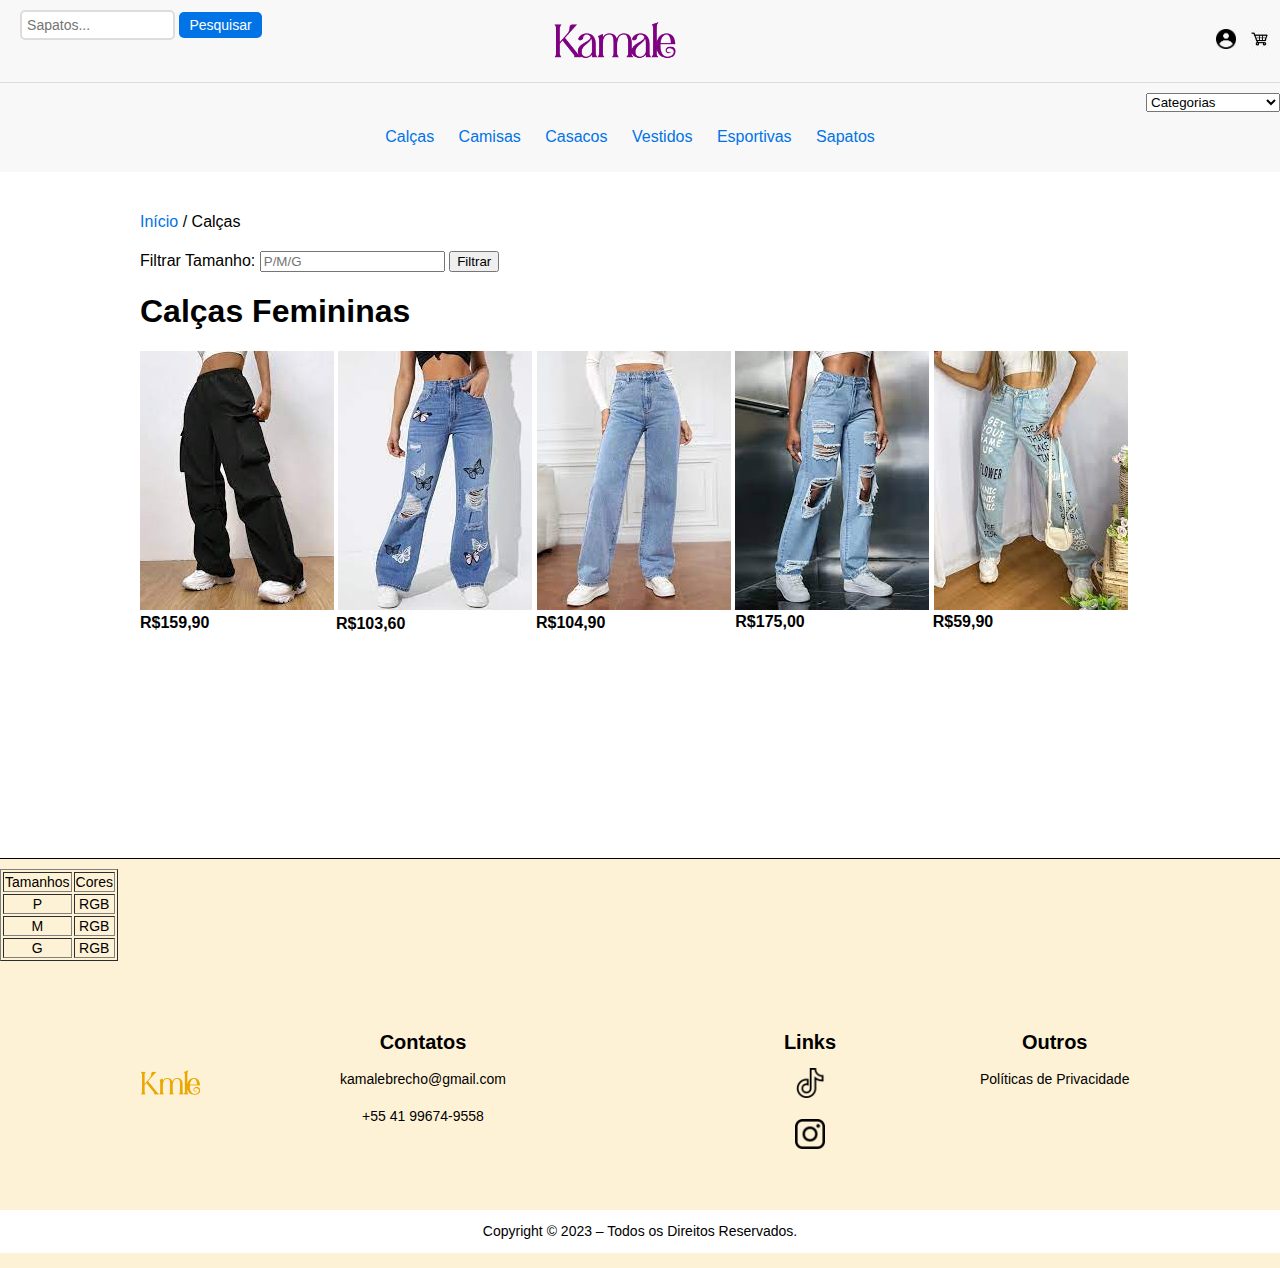
<file: html/site/index2.html>
<!DOCTYPE html>
<html lang="pt">
<head>
    <meta charset="UTF-8">
    <meta name="viewport" content="width=device-width, initial-scale=1.0">
    <title>Kamale Brechó</title>
    <link rel="stylesheet" href="wiki2.css"> <!-- Use um arquivo CSS externo para estilos mais complexos -->
    
</head>
<body>
    <header>
        <div class="top-bar">
            <div class="search-bar"> <!-- Barra de pesquisa -->
                <input type="text" class="search-input" placeholder="Sapatos..."> <!-- Barra de pesquisa tipo texto/ placeholder - exemplo de digitação -->
                <button class="search-button">Pesquisar</button>
                <h1><p><a href="index.html"><img src="logotipo roxo.png"  style="float: right;width: 150px; position: absolute ;TOP:-35px;left: 540px;"></p></h1> <!--Logo na pagina-->
            </div>
            <h1> </h1>
            <div class="account-options">
                <a href="indexlogin.html"><img src="login.png" width="20px"></a>  <!--Login a direita da pagina-->
                <a href="carrinho"><img src="carrinho.jpg" width="20px"></a> <!-- carrinho - img -->
            </div>
        </div>
    </header>
    
    <nav>
        <form>
            <select name="Categorias" > <!-- Criando categorias a serem selecionadas -->
                <option value="Categorias">Categorias</option>
                <option value="Roupas">Casacos</option>
                <option value="Promoção">Camisas</option>
                <option value="Moda">Vestidos</option>
                <option value="Novidades">Roupas Esportivas</option>
                <option value="Novidades">Calças</option>
            </select>
        </form>
        <ul> <!-- Listas de opçoes de compras -->
            <li><a href="index2.html">Calças</a></li>
            <li><a href="index3.html">Camisas</a></li>
            <li><a href="index4.html">Casacos</a></li>
            <li><a href="index5.html">Vestidos</a></li>
            <li><a href="index6.html">Esportivas</a></li>
            <li><a href="index7.html">Sapatos</a></li>
        </ul>
    </nav>
    
    <main>
        
        <aside id="FRETE">
            <div class="promo-bar"> <!-- Adicione um novo div para a barra de promoção -->    
            </div>
        
        </aside>
        
        <p><a href="index.html">Início</a> / Calças</p>
        Filtrar Tamanho: <input type="search" id="pesquisa" oninput="limpar()" placeholder="P/M/G"> 
        <button type="button" onclick="filtrar()">Filtrar</button>
        <ul id="lista">
        </ul>
        <script type="text/javascript" src="https://code.jquery.com/jquery-3.2.1.min.js"></script>
        <script type="text/javascript">
            function limpar() {
                $('#lista li').show();
            }
            function filtrar() {
                var termo = $('#pesquisa').val().toUpperCase();
                $('#lista li').each(function() { 
                   if($(this).html().toUpperCase().indexOf(termo) === -1) {
                       $(this).hide();
                   }    
                });
            }
        </script>
        <div class="femininocalcas">
        <h1>Calças Femininas</h1>
    </div>
        <article>
        </article>
      
        <section>
            <script>
                var clicks = 1;
        function ocultaForm() {
         alert('ESGOTADO!');
         if (clicks === 1) {
            console.log('Você clicou ' + clicks + ' vez na imagem!');
         } else {
            console.log('Você clicou ' + clicks + ' vezes na imagem!');
         }
            clicks++;

}
            </script>

            


            <div >
                <img src="pag2calca.jpg" class="img_1" onclick="ocultaForm()">
                <img src="pag2calca1.jpg" class="img_1">
                <img src="pag2calca3.jpg" class="img_1">
                <img src="pag2calca4.jpg"class="img_1" >
                <img src="pag2calca8.jpg"class="img_1" >
            </div>
            <div class="precoss1"><p><strong>R$159,90 </strong></p></div>
        
        
        <div class="precoss2">
            <p><strong>R$103,60</strong></p>            
        </div>
        
        <div class="precoss3">
            <p><strong>R$104,90</strong></p>            
        </div>
       
        <div class="precoss4">
            <p><strong>R$175,00</strong></p>            
        </div>
    
        <div class="precoss5">
            <p><strong>R$59,90</strong></p>            
        </div>
        
        </section>
        
    </main>
    
    
    
        
    <footer class="rodape" id="contato">
        <table border="1">
            <tr>
                <td>Tamanhos</td>
                <td>Cores</td>
            </tr>
            <tr>
                <td>P</td>
                <td>RGB</td>
            </tr>
            <tr>
                <td>M</td>
                <td>RGB</td>

            </tr>
            <tr>
                <td>G</td>
                <td>RGB</td>

            </tr>
        </table>
        <div class="rodape-div">
    
            <div class="rodape-div-1">
                <div class="rodape-div-1-coluna">
                    <!-- elemento -->
                    <p><a><img src="Marca d'agua Laranja.png" width="25%" ></a></p>
                  
                </div>
            </div>
    
            <div class="rodape-div-2">
                <div class="rodape-div-2-coluna">
                    <!-- elemento -->
                    <span><b>Contatos</b></span>
                    <p>kamalebrecho@gmail.com</p>
                    <p>+55 41 99674-9558</p>
                </div>
            </div>
    
            <div class="rodape-div-3">
                <div class="rodape-div-3-coluna">
                    <!-- elemento -->
                    <span><b>Links</b></span>
                    
                    <p><a href="https://www.tiktok.com/@kamalebrecho"><img src="tik-tok.png" width="10%"></a></p>
                    <p><a href="https://www.instagram.com/kamalebrecho/"><img src="instagram.png" width="10%"></a></p>
                </div>
            </div>
    
            <div class="rodape-div-4">
                <div class="rodape-div-4-coluna">
                    <!-- elemento -->
                    <span><b>Outros</b></span>
                    <p>Políticas de Privacidade</p>
                </div>
            </div>
    
        </div>
        <p class="rodape-direitos">Copyright © 2023 – Todos os Direitos Reservados.</p>
    </footer>
   
</body>
</html>
</file>
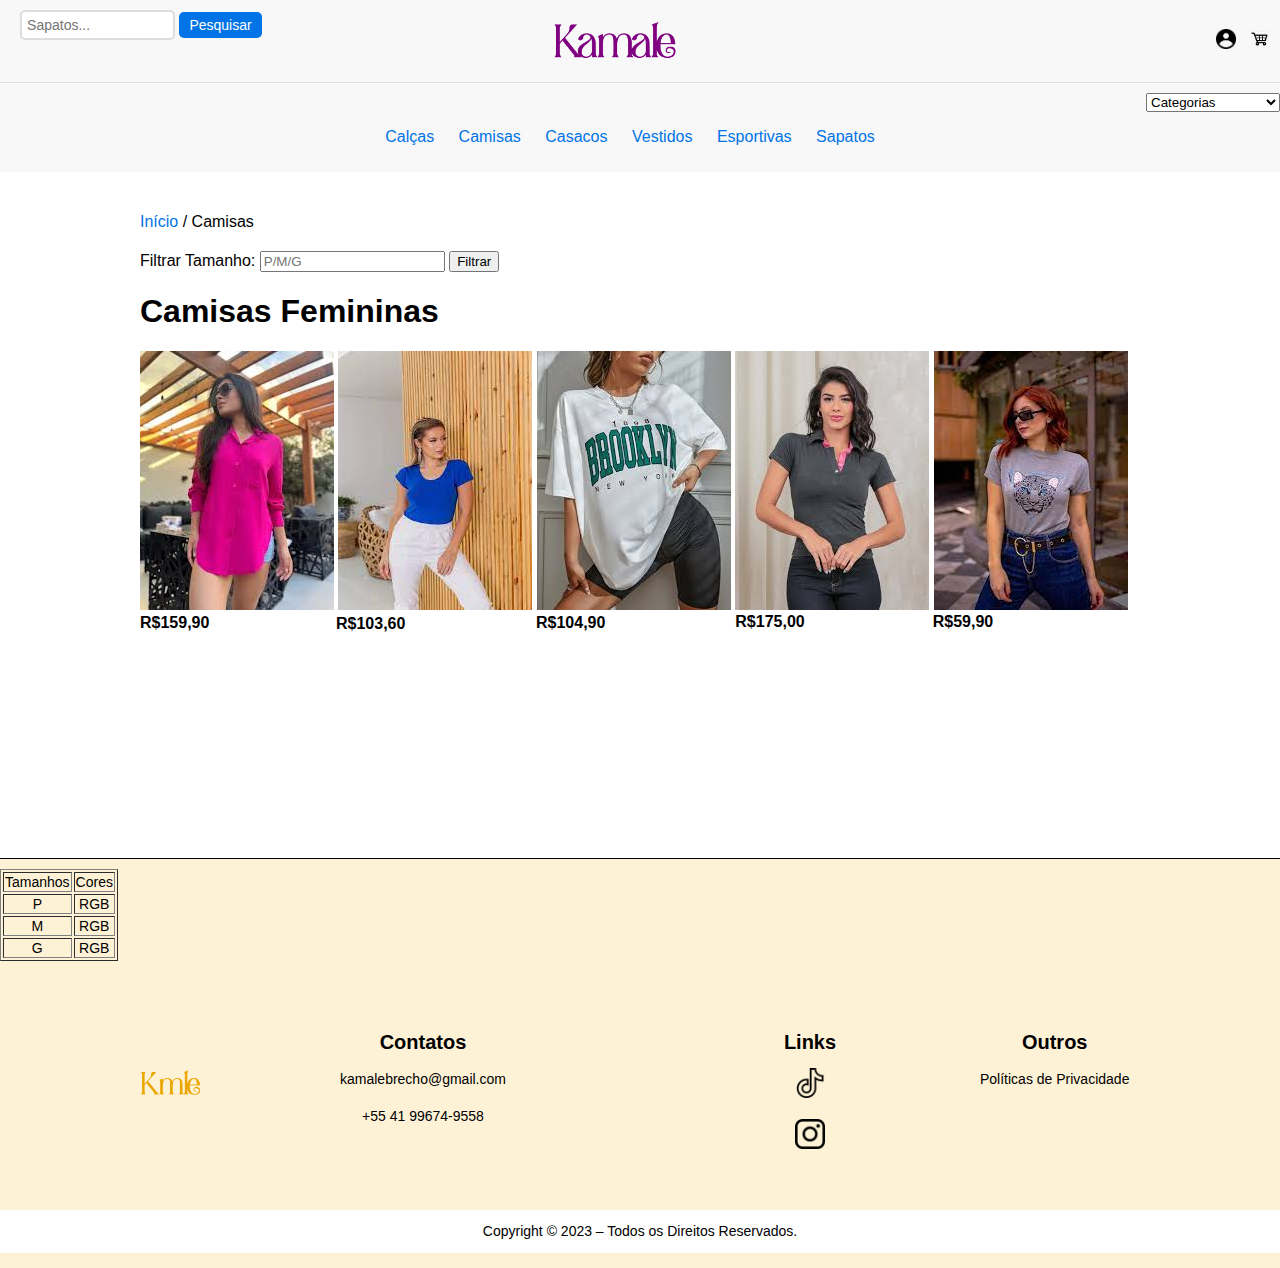
<file: html/site/index3.html>
<!DOCTYPE html>
<html lang="pt">
<head>
    <meta charset="UTF-8">
    <meta name="viewport" content="width=device-width, initial-scale=1.0">
    <title>Kamale Brechó</title>
    <link rel="stylesheet" href="wiki3.css"> <!-- Use um arquivo CSS externo para estilos mais complexos -->
    
</head>
<body>
    <header>
        <div class="top-bar">
            <div class="search-bar"> <!-- Barra de pesquisa -->
                <input type="text" class="search-input" placeholder="Sapatos..."> <!-- Barra de pesquisa tipo texto/ placeholder - exemplo de digitação -->
                <button class="search-button">Pesquisar</button>
                <h1><p><a href="index.html"><img src="logotipo roxo.png"  style="float: right;width: 150px; position: absolute ;TOP:-35px;left: 540px;"></p></h1> <!--Logo na pagina-->
            </div>
            <h1> </h1>
            <div class="account-options">
                <a href="indexlogin.html"><img src="login.png" width="20px"></a>  <!--Login a direita da pagina-->
                <a href="carrinho"><img src="carrinho.jpg" width="20px"></a> <!-- carrinho - img -->
            </div>
        </div>
    </header>
    
    <nav>
        <form>
            <select name="Categorias" > <!-- Criando categorias a serem selecionadas -->
                <option value="Categorias">Categorias</option>
                <option value="Roupas">Casacos</option>
                <option value="Promoção">Camisas</option>
                <option value="Moda">Vestidos</option>
                <option value="Novidades">Roupas Esportivas</option>
                <option value="Novidades">Calças</option>
            </select>
        </form>
        <ul> <!-- Listas de opçoes de compras -->
            <li><a href="index2.html">Calças</a></li>
            <li><a href="index3.html">Camisas</a></li>
            <li><a href="index4.html">Casacos</a></li>
            <li><a href="index5.html">Vestidos</a></li>
            <li><a href="index6.html">Esportivas</a></li>
            <li><a href="index7.html">Sapatos</a></li>
        </ul>
    </nav>
    
    <main>
        
        <aside id="FRETE">
            <div class="promo-bar"> <!-- Adicione um novo div para a barra de promoção -->    
            </div>
        
        </aside>
        
        <p><a href="index.html">Início</a> / Camisas</p>
        Filtrar Tamanho: <input type="search" id="pesquisa" oninput="limpar()" placeholder="P/M/G"> 
        <button type="button" onclick="filtrar()">Filtrar</button>
        <ul id="lista">
        </ul>
        <script type="text/javascript" src="https://code.jquery.com/jquery-3.2.1.min.js"></script>
        <script type="text/javascript">
            function limpar() {
                $('#lista li').show();
            }
            function filtrar() {
                var termo = $('#pesquisa').val().toUpperCase();
                $('#lista li').each(function() { 
                   if($(this).html().toUpperCase().indexOf(termo) === -1) {
                       $(this).hide();
                   }
                });
            }
        </script>
        <div class="femininocalcas">
        <h1>Camisas Femininas</h1>
    </div>
        <article>
        </article>
      
        <section>
            <div >
                <img src="camisas1.jpg" class="img_1">
                <img src="camisas6.jpg" class="img_1">
                <img src="camisas3.jpg" class="img_1">
                <img src="camisas4.jpg"class="img_1" >
                <img src="camisas5.jpg"class="img_1" >
            </div>
            <div class="precoss1"><p><strong>R$159,90 </strong></p></div>
        
        
        <div class="precoss2">
            <p><strong>R$103,60</strong></p>            
        </div>
        
        <div class="precoss3">
            <p><strong>R$104,90</strong></p>            
        </div>
       
        <div class="precoss4">
            <p><strong>R$175,00</strong></p>            
        </div>
    
        <div class="precoss5">
            <p><strong>R$59,90</strong></p>            
        </div>
        
        </section>
        
    </main>
    
    
    
        
    <footer class="rodape" id="contato">
        <table border="1">
            <tr>
                <td>Tamanhos</td>
                <td>Cores</td>
            </tr>
            <tr>
                <td>P</td>
                <td>RGB</td>
            </tr>
            <tr>
                <td>M</td>
                <td>RGB</td>

            </tr>
            <tr>
                <td>G</td>
                <td>RGB</td>

            </tr>
        </table>
        <div class="rodape-div">
    
            <div class="rodape-div-1">
                <div class="rodape-div-1-coluna">
                    <!-- elemento -->
                    <p><a><img src="Marca d'agua Laranja.png" width="25%" ></a></p>
                  
                </div>
            </div>
    
            <div class="rodape-div-2">
                <div class="rodape-div-2-coluna">
                    <!-- elemento -->
                    <span><b>Contatos</b></span>
                    <p>kamalebrecho@gmail.com</p>
                    <p>+55 41 99674-9558</p>
                </div>
            </div>
    
            <div class="rodape-div-3">
                <div class="rodape-div-3-coluna">
                    <!-- elemento -->
                    <span><b>Links</b></span>
                    
                    <p><a href="https://www.tiktok.com/@kamalebrecho"><img src="tik-tok.png" width="10%"></a></p>
                    <p><a href="https://www.instagram.com/kamalebrecho/"><img src="instagram.png" width="10%"></a></p>
                </div>
            </div>
    
            <div class="rodape-div-4">
                <div class="rodape-div-4-coluna">
                    <!-- elemento -->
                    <span><b>Outros</b></span>
                    <p>Políticas de Privacidade</p>
                </div>
            </div>
    
        </div>
        <p class="rodape-direitos">Copyright © 2023 – Todos os Direitos Reservados.</p>
    </footer>
   
</body>
</html>
</file>
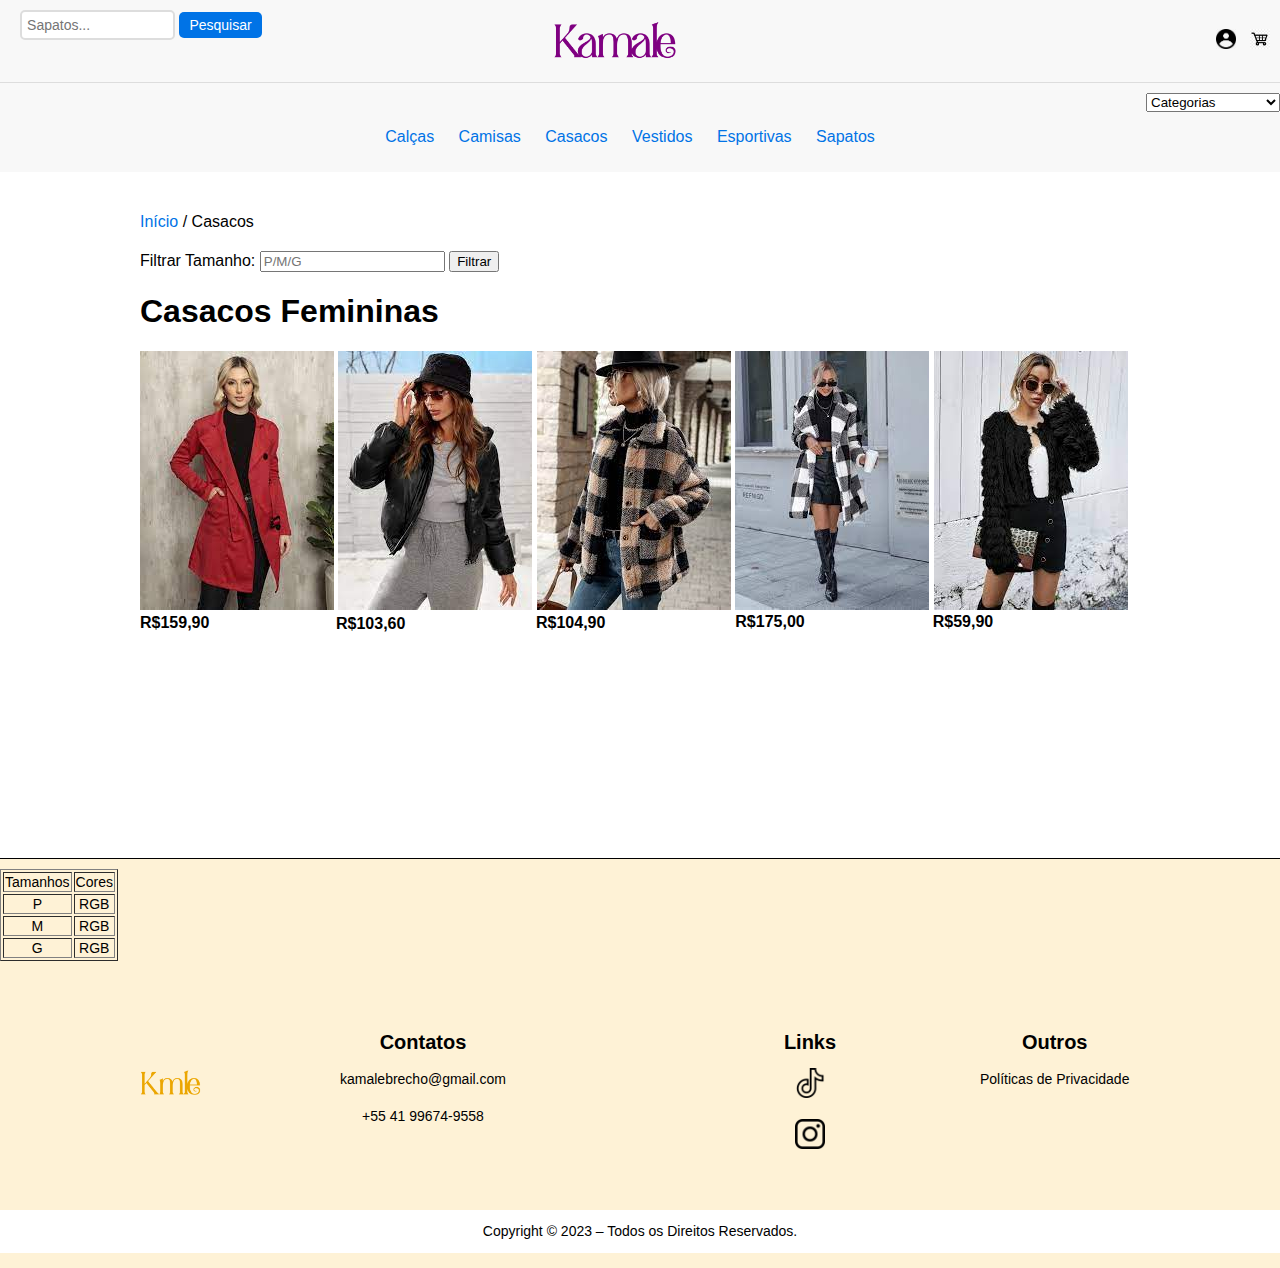
<file: html/site/index4.html>
<!DOCTYPE html>
<html lang="pt">
<head>
    <meta charset="UTF-8">
    <meta name="viewport" content="width=device-width, initial-scale=1.0">
    <title>Kamale Brechó</title>
    <link rel="stylesheet" href="wiki4.css"> <!-- Use um arquivo CSS externo para estilos mais complexos -->
    
</head>
<body>
    <header>
        <div class="top-bar">
            <div class="search-bar"> <!-- Barra de pesquisa -->
                <input type="text" class="search-input" placeholder="Sapatos..."> <!-- Barra de pesquisa tipo texto/ placeholder - exemplo de digitação -->
                <button class="search-button">Pesquisar</button>
                <h1><p><a href="index.html"><img src="logotipo roxo.png"  style="float: right;width: 150px; position: absolute ;TOP:-35px;left: 540px;"></p></h1> <!--Logo na pagina-->
            </div>
            <h1> </h1>
            <div class="account-options">
                <a href="indexlogin.html"><img src="login.png" width="20px"></a> <!--Login a direita da pagina--> <!--Login a direita da pagina-->
                <a href="carrinho"><img src="carrinho.jpg" width="20px"></a> <!-- carrinho - img -->
            </div>
        </div>
    </header>
    
    <nav>
        <form>
            <select name="Categorias" > <!-- Criando categorias a serem selecionadas -->
                <option value="Categorias">Categorias</option>
                <option value="Roupas">Casacos</option>
                <option value="Promoção">Camisas</option>
                <option value="Moda">Vestidos</option>
                <option value="Novidades">Roupas Esportivas</option>
                <option value="Novidades">Calças</option>
            </select>
        </form>
        <ul> <!-- Listas de opçoes de compras -->
            <li><a href="index2.html">Calças</a></li>
            <li><a href="index3.html">Camisas</a></li>
            <li><a href="index4.html">Casacos</a></li>
            <li><a href="index5.html">Vestidos</a></li>
            <li><a href="index6.html">Esportivas</a></li>
            <li><a href="index7.html">Sapatos</a></li>
        </ul>
    </nav>
    
    <main>
        
        <aside id="FRETE">
            <div class="promo-bar"> <!-- Adicione um novo div para a barra de promoção -->    
            </div>
        
        </aside>
        
        <p><a href="index.html">Início</a> / Casacos</p>
        Filtrar Tamanho: <input type="search" id="pesquisa" oninput="limpar()" placeholder="P/M/G"> 
        <button type="button" onclick="filtrar()">Filtrar</button>
        <ul id="lista">
        </ul>
        <script type="text/javascript" src="https://code.jquery.com/jquery-3.2.1.min.js"></script>
        <script type="text/javascript">
            function limpar() {
                $('#lista li').show();
            }
            function filtrar() {
                var termo = $('#pesquisa').val().toUpperCase();
                $('#lista li').each(function() { 
                   if($(this).html().toUpperCase().indexOf(termo) === -1) {
                       $(this).hide();
                   }
                });
            }
        </script>
        <div class="femininocalcas">
        <h1>Casacos Femininas</h1>
    </div>
        <article>
        </article>
      
        <section>
            <div >
                <img src="casa1.jpg" class="img_1">
                <img src="casa2.jpg" class="img_1">
                <img src="casa3.jpg" class="img_1">
                <img src="casa4.jpg"class="img_1" >
                <img src="casa5.jpg"class="img_1" >
            </div>
            <div class="precoss1"><p><strong>R$159,90 </strong></p></div>
        
        
        <div class="precoss2">
            <p><strong>R$103,60</strong></p>            
        </div>
        
        <div class="precoss3">
            <p><strong>R$104,90</strong></p>            
        </div>
       
        <div class="precoss4">
            <p><strong>R$175,00</strong></p>            
        </div>
    
        <div class="precoss5">
            <p><strong>R$59,90</strong></p>            
        </div>
        
        </section>
        
    </main>
    
    
    
        
    <footer class="rodape" id="contato">
        <table border="1">
            <tr>
                <td>Tamanhos</td>
                <td>Cores</td>
            </tr>
            <tr>
                <td>P</td>
                <td>RGB</td>
            </tr>
            <tr>
                <td>M</td>
                <td>RGB</td>

            </tr>
            <tr>
                <td>G</td>
                <td>RGB</td>

            </tr>
        </table>
        <div class="rodape-div">
    
            <div class="rodape-div-1">
                <div class="rodape-div-1-coluna">
                    <!-- elemento -->
                    <p><a><img src="Marca d'agua Laranja.png" width="25%" ></a></p>
                  
                </div>
            </div>
    
            <div class="rodape-div-2">
                <div class="rodape-div-2-coluna">
                    <!-- elemento -->
                    <span><b>Contatos</b></span>
                    <p>kamalebrecho@gmail.com</p>
                    <p>+55 41 99674-9558</p>
                </div>
            </div>
    
            <div class="rodape-div-3">
                <div class="rodape-div-3-coluna">
                    <!-- elemento -->
                    <span><b>Links</b></span>
                    
                    <p><a href="https://www.tiktok.com/@kamalebrecho"><img src="tik-tok.png" width="10%"></a></p>
                    <p><a href="https://www.instagram.com/kamalebrecho/"><img src="instagram.png" width="10%"></a></p>
                </div>
            </div>
    
            <div class="rodape-div-4">
                <div class="rodape-div-4-coluna">
                    <!-- elemento -->
                    <span><b>Outros</b></span>
                    <p>Políticas de Privacidade</p>
                </div>
            </div>
    
        </div>
        <p class="rodape-direitos">Copyright © 2023 – Todos os Direitos Reservados.</p>
    </footer>
   
</body>
</html>
</file>
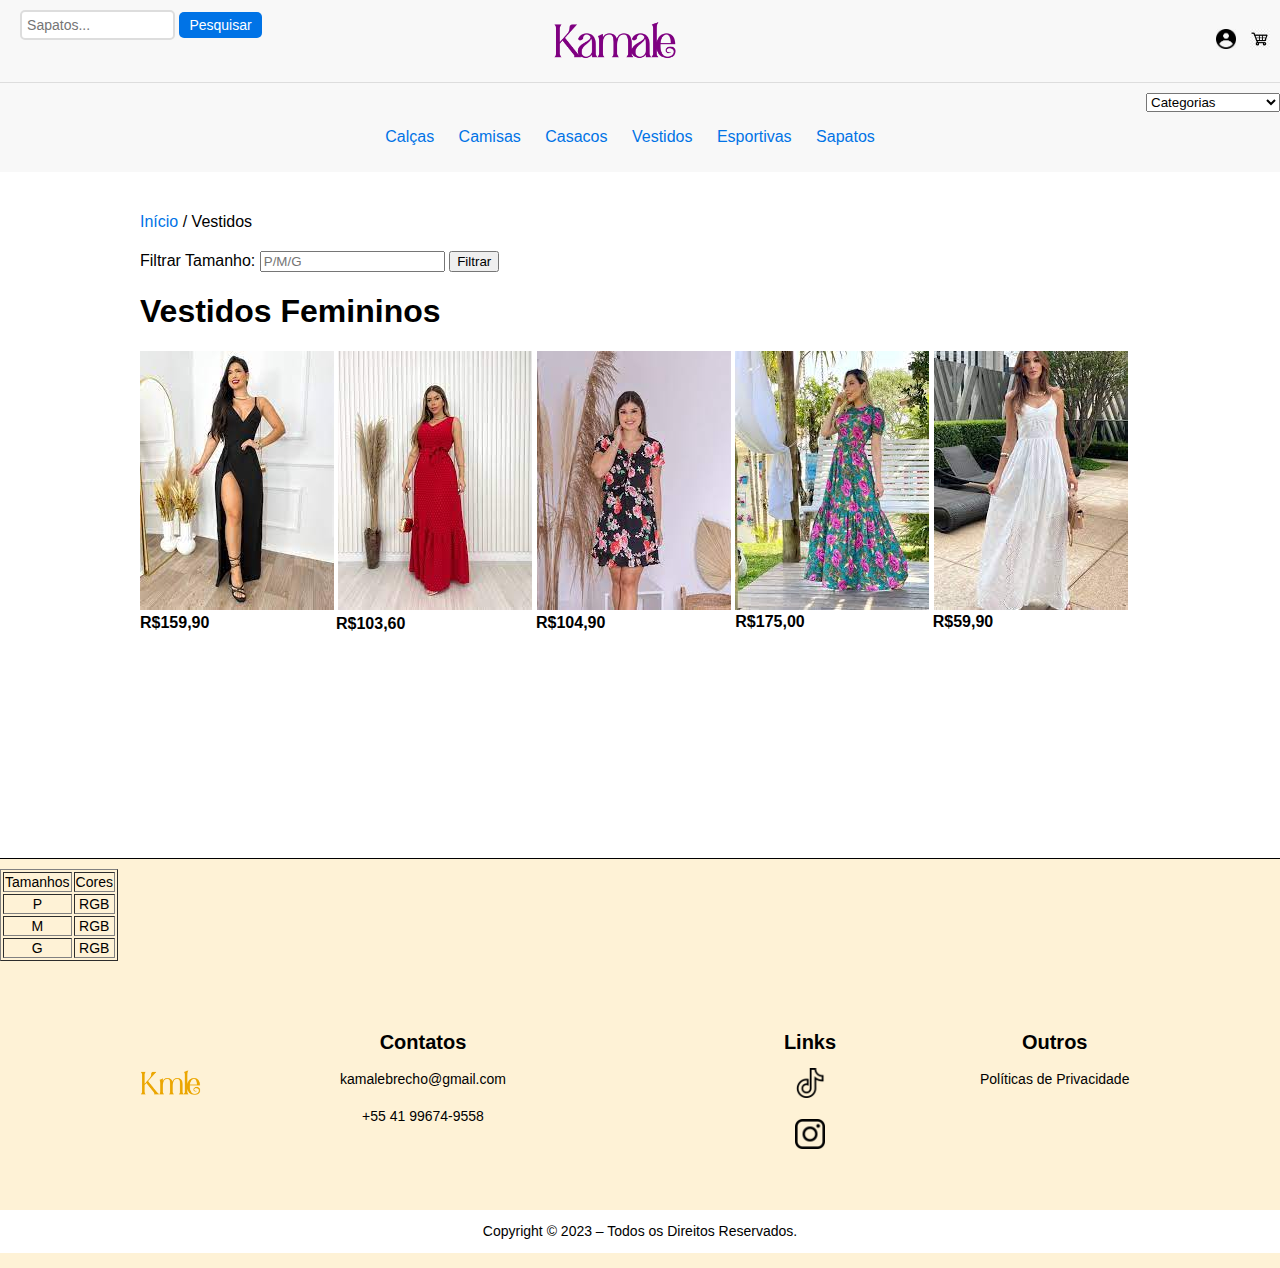
<file: html/site/index5.html>
<!DOCTYPE html>
<html lang="pt">
<head>
    <meta charset="UTF-8">
    <meta name="viewport" content="width=device-width, initial-scale=1.0">
    <title>Kamale Brechó</title>
    <link rel="stylesheet" href="wiki5.css"> <!-- Use um arquivo CSS externo para estilos mais complexos -->
    
</head>
<body>
    <header>
        <div class="top-bar">
            <div class="search-bar"> <!-- Barra de pesquisa -->
                <input type="text" class="search-input" placeholder="Sapatos..."> <!-- Barra de pesquisa tipo texto/ placeholder - exemplo de digitação -->
                <button class="search-button">Pesquisar</button>
                <h1><p><a href="index.html"><img src="logotipo roxo.png"  style="float: right;width: 150px; position: absolute ;TOP:-35px;left: 540px;"></p></h1> <!--Logo na pagina-->
            </div>
            <h1> </h1>
            <div class="account-options">
                <a href="indexlogin.html"><img src="login.png" width="20px"></a>  <!--Login a direita da pagina-->
                <a href="carrinho"><img src="carrinho.jpg" width="20px"></a> <!-- carrinho - img -->
            </div>
        </div>
    </header>
    
    <nav>
        <form>
            <select name="Categorias" > <!-- Criando categorias a serem selecionadas -->
                <option value="Categorias">Categorias</option>
                <option value="Roupas">Casacos</option>
                <option value="Promoção">Camisas</option>
                <option value="Moda">Vestidos</option>
                <option value="Novidades">Roupas Esportivas</option>
                <option value="Novidades">Calças</option>
            </select>
        </form>
        <ul> <!-- Listas de opçoes de compras -->
            <li><a href="index2.html">Calças</a></li>
            <li><a href="index3.html">Camisas</a></li>
            <li><a href="index4.html">Casacos</a></li>
            <li><a href="index5.html">Vestidos</a></li>
            <li><a href="index6.html">Esportivas</a></li>
            <li><a href="index7.html">Sapatos</a></li>
        </ul>
    </nav>
    
    <main>
        
        <aside id="FRETE">
            <div class="promo-bar"> <!-- Adicione um novo div para a barra de promoção -->    
            </div>
        
        </aside>
        
        <p><a href="index.html">Início</a> / Vestidos</p>
        Filtrar Tamanho: <input type="search" id="pesquisa" oninput="limpar()" placeholder="P/M/G"> 
        <button type="button" onclick="filtrar()">Filtrar</button>
        <ul id="lista">
        </ul>
        <script type="text/javascript" src="https://code.jquery.com/jquery-3.2.1.min.js"></script>
        <script type="text/javascript">
            function limpar() {
                $('#lista li').show();
            }
            function filtrar() {
                var termo = $('#pesquisa').val().toUpperCase();
                $('#lista li').each(function() { 
                   if($(this).html().toUpperCase().indexOf(termo) === -1) {
                       $(this).hide();
                   }
                });
            }
        </script>
        <div class="femininocalcas">
        <h1>Vestidos Femininos</h1>
    </div>
        <article>
        </article>
      
        <section>
            <div >
                <img src="vv1.jpg" class="img_1">
                <img src="vv2.jpg" class="img_1">
                <img src="vv3.jpg" class="img_1">
                <img src="vv4.jpg"class="img_1" >
                <img src="vv5.jpg"class="img_1" >
            </div>
            <div class="precoss1"><p><strong>R$159,90 </strong></p></div>
        
        
        <div class="precoss2">
            <p><strong>R$103,60</strong></p>            
        </div>
        
        <div class="precoss3">
            <p><strong>R$104,90</strong></p>            
        </div>
       
        <div class="precoss4">
            <p><strong>R$175,00</strong></p>            
        </div>
    
        <div class="precoss5">
            <p><strong>R$59,90</strong></p>            
        </div>
        
        </section>
        
    </main>
    
    
    
        
    <footer class="rodape" id="contato">
        <table border="1">
            <tr>
                <td>Tamanhos</td>
                <td>Cores</td>
            </tr>
            <tr>
                <td>P</td>
                <td>RGB</td>
            </tr>
            <tr>
                <td>M</td>
                <td>RGB</td>

            </tr>
            <tr>
                <td>G</td>
                <td>RGB</td>

            </tr>
        </table>
        <div class="rodape-div">
    
            <div class="rodape-div-1">
                <div class="rodape-div-1-coluna">
                    <!-- elemento -->
                    <p><a><img src="Marca d'agua Laranja.png" width="25%" ></a></p>
                  
                </div>
            </div>
    
            <div class="rodape-div-2">
                <div class="rodape-div-2-coluna">
                    <!-- elemento -->
                    <span><b>Contatos</b></span>
                    <p>kamalebrecho@gmail.com</p>
                    <p>+55 41 99674-9558</p>
                </div>
            </div>
    
            <div class="rodape-div-3">
                <div class="rodape-div-3-coluna">
                    <!-- elemento -->
                    <span><b>Links</b></span>
                    
                    <p><a href="https://www.tiktok.com/@kamalebrecho"><img src="tik-tok.png" width="10%"></a></p>
                    <p><a href="https://www.instagram.com/kamalebrecho/"><img src="instagram.png" width="10%"></a></p>
                </div>
            </div>
    
            <div class="rodape-div-4">
                <div class="rodape-div-4-coluna">
                    <!-- elemento -->
                    <span><b>Outros</b></span>
                    <p>Políticas de Privacidade</p>
                </div>
            </div>
    
        </div>
        <p class="rodape-direitos">Copyright © 2023 – Todos os Direitos Reservados.</p>
    </footer>
   
</body>
</html>
</file>
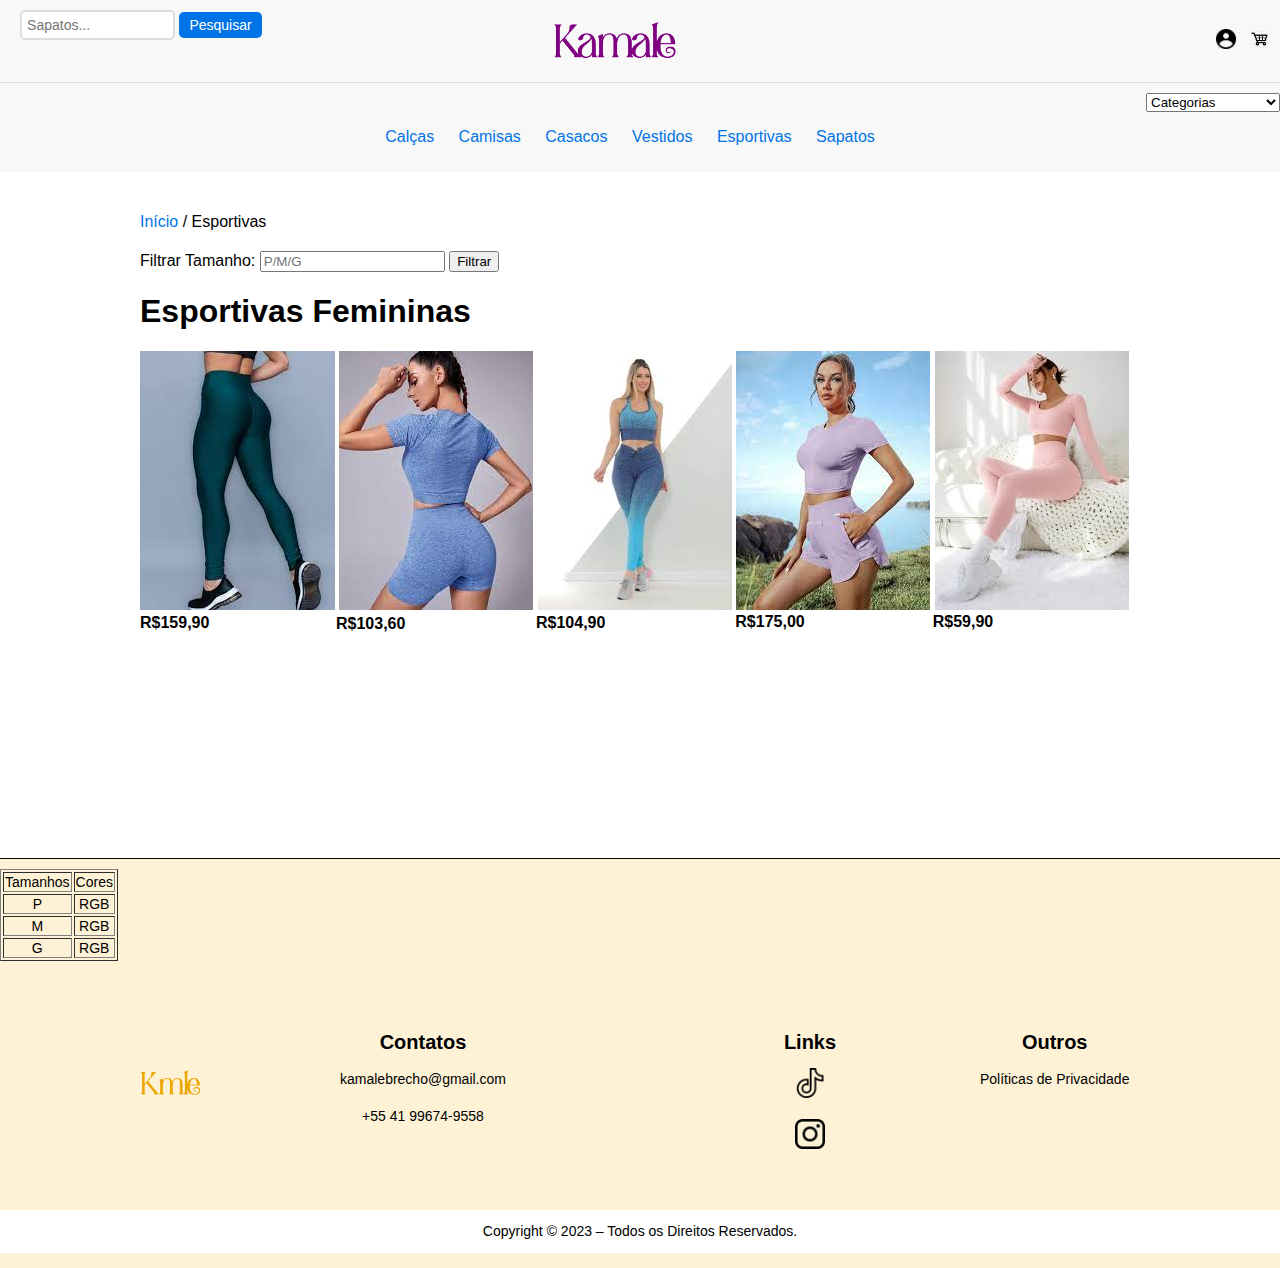
<file: html/site/index6.html>
<!DOCTYPE html>
<html lang="pt">
<head>
    <meta charset="UTF-8">
    <meta name="viewport" content="width=device-width, initial-scale=1.0">
    <title>Kamale Brechó</title>
    <link rel="stylesheet" href="wiki6.css"> <!-- Use um arquivo CSS externo para estilos mais complexos -->
    
</head>
<body>
    <header>
        <div class="top-bar">
            <div class="search-bar"> <!-- Barra de pesquisa -->
                <input type="text" class="search-input" placeholder="Sapatos..."> <!-- Barra de pesquisa tipo texto/ placeholder - exemplo de digitação -->
                <button class="search-button">Pesquisar</button>
                <h1><p><a href="index.html"><img src="logotipo roxo.png"  style="float: right;width: 150px; position: absolute ;TOP:-35px;left: 540px;"></p></h1> <!--Logo na pagina-->
            </div>
            <h1> </h1>
            <div class="account-options">
                <a href="indexlogin.html"><img src="login.png" width="20px"></a>  <!--Login a direita da pagina-->
                <a href="carrinho"><img src="carrinho.jpg" width="20px"></a> <!-- carrinho - img -->
            </div>
        </div>
    </header>
    
    <nav>
        <form>
            <select name="Categorias" > <!-- Criando categorias a serem selecionadas -->
                <option value="Categorias">Categorias</option>
                <option value="Roupas">Casacos</option>
                <option value="Promoção">Camisas</option>
                <option value="Moda">Vestidos</option>
                <option value="Novidades">Roupas Esportivas</option>
                <option value="Novidades">Calças</option>
            </select>
        </form>
        <ul> <!-- Listas de opçoes de compras -->
            <li><a href="index2.html">Calças</a></li>
            <li><a href="index3.html">Camisas</a></li>
            <li><a href="index4.html">Casacos</a></li>
            <li><a href="index5.html">Vestidos</a></li>
            <li><a href="index6.html">Esportivas</a></li>
            <li><a href="index7.html">Sapatos</a></li>
        </ul>
    </nav>
    
    <main>
        
        <aside id="FRETE">
            <div class="promo-bar"> <!-- Adicione um novo div para a barra de promoção -->    
            </div>
        
        </aside>
        
        <p><a href="index.html">Início</a> / Esportivas</p>
        Filtrar Tamanho: <input type="search" id="pesquisa" oninput="limpar()" placeholder="P/M/G"> 
        <button type="button" onclick="filtrar()">Filtrar</button>
        <ul id="lista">
        </ul>
        <script type="text/javascript" src="https://code.jquery.com/jquery-3.2.1.min.js"></script>
        <script type="text/javascript">
            function limpar() {
                $('#lista li').show();
            }
            function filtrar() {
                var termo = $('#pesquisa').val().toUpperCase();
                $('#lista li').each(function() { 
                   if($(this).html().toUpperCase().indexOf(termo) === -1) {
                       $(this).hide();
                   }
                });
            }
        </script>
        <div class="femininocalcas">
        <h1>Esportivas Femininas</h1>
    </div>
        <article>
        </article>
      
        <section>
            <div >
                <img src="lg1.jpg" class="img_1">
                <img src="lg2.jpg" class="img_1">
                <img src="lg5.jpg" class="img_1">
                <img src="lg4.jpg"class="img_1" >
                <img src="lg6.jpg"class="img_1" >
            </div>
            <div class="precoss1"><p><strong>R$159,90 </strong></p></div>
        
        
        <div class="precoss2">
            <p><strong>R$103,60</strong></p>            
        </div>
        
        <div class="precoss3">
            <p><strong>R$104,90</strong></p>            
        </div>
       
        <div class="precoss4">
            <p><strong>R$175,00</strong></p>            
        </div>
    
        <div class="precoss5">
            <p><strong>R$59,90</strong></p>            
        </div>
        
        </section>
        
    </main>
    
    
    
        
    <footer class="rodape" id="contato">
        <table border="1">
            <tr>
                <td>Tamanhos</td>
                <td>Cores</td>
            </tr>
            <tr>
                <td>P</td>
                <td>RGB</td>
            </tr>
            <tr>
                <td>M</td>
                <td>RGB</td>

            </tr>
            <tr>
                <td>G</td>
                <td>RGB</td>

            </tr>
        </table>
        <div class="rodape-div">
    
            <div class="rodape-div-1">
                <div class="rodape-div-1-coluna">
                    <!-- elemento -->
                    <p><a><img src="Marca d'agua Laranja.png" width="25%" ></a></p>
                  
                </div>
            </div>
    
            <div class="rodape-div-2">
                <div class="rodape-div-2-coluna">
                    <!-- elemento -->
                    <span><b>Contatos</b></span>
                    <p>kamalebrecho@gmail.com</p>
                    <p>+55 41 99674-9558</p>
                </div>
            </div>
    
            <div class="rodape-div-3">
                <div class="rodape-div-3-coluna">
                    <!-- elemento -->
                    <span><b>Links</b></span>
                    
                    <p><a href="https://www.tiktok.com/@kamalebrecho"><img src="tik-tok.png" width="10%"></a></p>
                    <p><a href="https://www.instagram.com/kamalebrecho/"><img src="instagram.png" width="10%"></a></p>
                </div>
            </div>
    
            <div class="rodape-div-4">
                <div class="rodape-div-4-coluna">
                    <!-- elemento -->
                    <span><b>Outros</b></span>
                    <p>Políticas de Privacidade</p>
                </div>
            </div>
    
        </div>
        <p class="rodape-direitos">Copyright © 2023 – Todos os Direitos Reservados.</p>
    </footer>
   
</body>
</html>
</file>
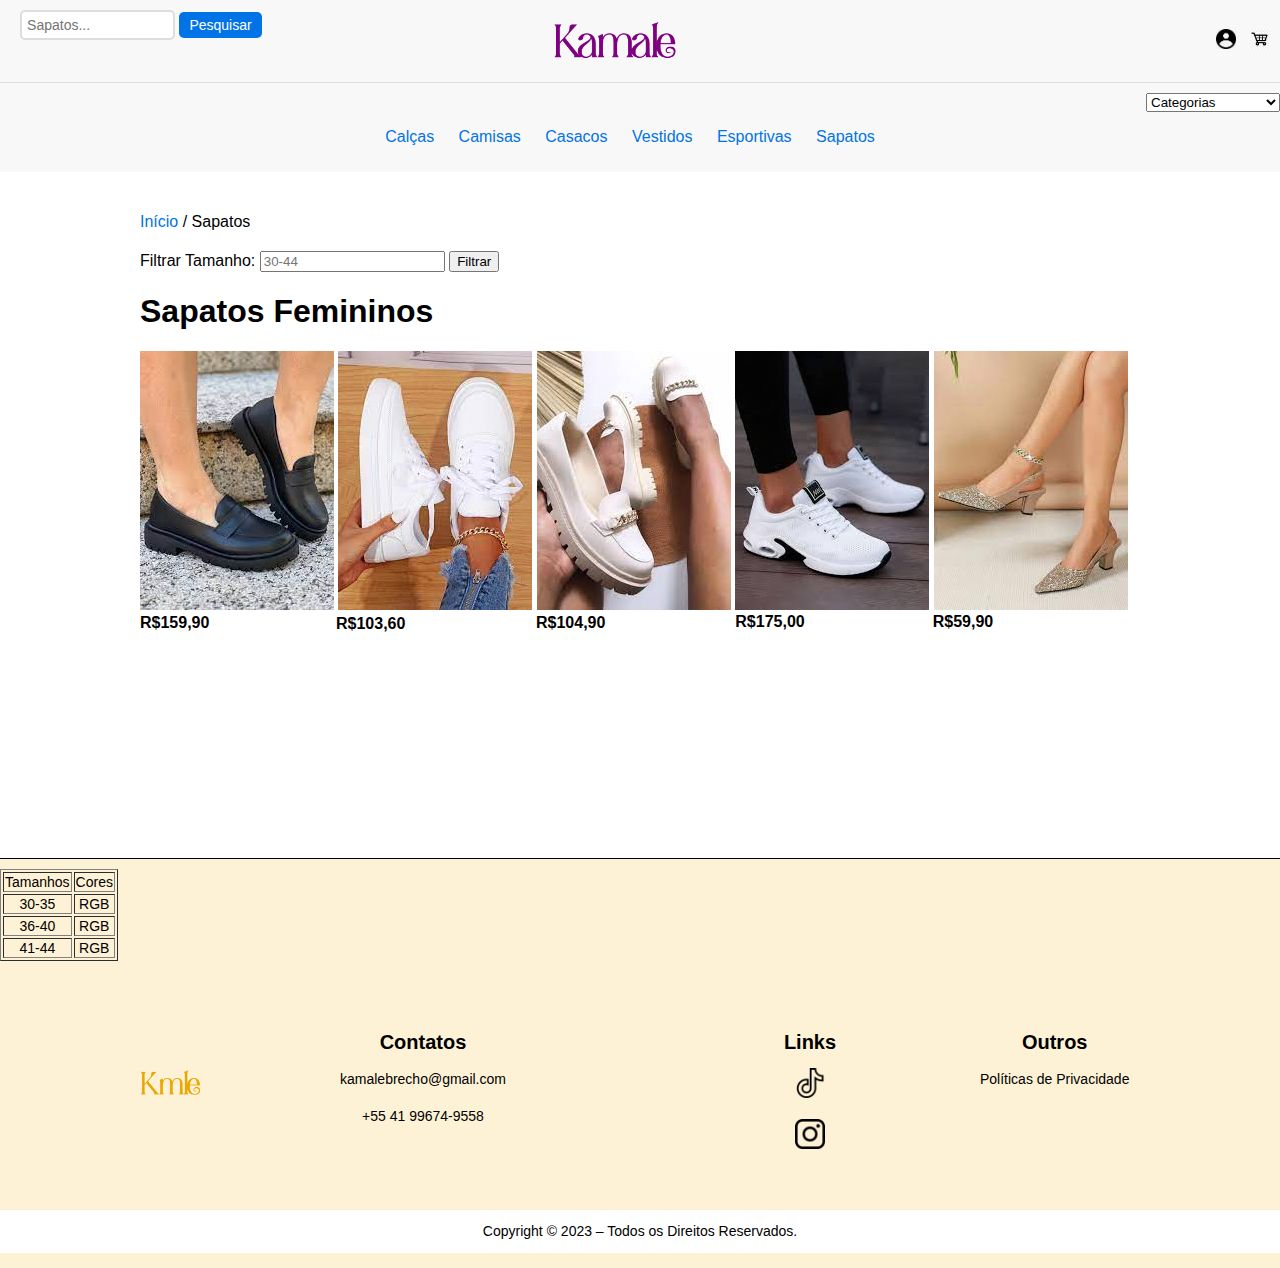
<file: html/site/index7.html>
<!DOCTYPE html>
<html lang="pt">
<head>
    <meta charset="UTF-8">
    <meta name="viewport" content="width=device-width, initial-scale=1.0">
    <title>Kamale Brechó</title>
    <link rel="stylesheet" href="wiki7.css"> <!-- Use um arquivo CSS externo para estilos mais complexos -->
    
</head>
<body>
    <header>
        <div class="top-bar">
            <div class="search-bar"> <!-- Barra de pesquisa -->
                <input type="text" class="search-input" placeholder="Sapatos..."> <!-- Barra de pesquisa tipo texto/ placeholder - exemplo de digitação -->
                <button class="search-button">Pesquisar</button>
                <h1><p><a href="index.html"><img src="logotipo roxo.png"  style="float: right;width: 150px; position: absolute ;TOP:-35px;left: 540px;"></p></h1> <!--Logo na pagina-->
            </div>
            <h1> </h1>
            <div class="account-options">
                <a href="indexlogin.html"><img src="login.png" width="20px"></a>  <!--Login a direita da pagina-->
                <a href="carrinho"><img src="carrinho.jpg" width="20px"></a> <!-- carrinho - img -->
            </div>
        </div>
    </header>
    
    <nav>
        <form>
            <select name="Categorias" > <!-- Criando categorias a serem selecionadas -->
                <option value="Categorias">Categorias</option>
                <option value="Roupas">Casacos</option>
                <option value="Promoção">Camisas</option>
                <option value="Moda">Vestidos</option>
                <option value="Novidades">Roupas Esportivas</option>
                <option value="Novidades">Calças</option>
            </select>
        </form>
        <ul> <!-- Listas de opçoes de compras -->
            <li><a href="index2.html">Calças</a></li>
            <li><a href="index3.html">Camisas</a></li>
            <li><a href="index4.html">Casacos</a></li>
            <li><a href="index5.html">Vestidos</a></li>
            <li><a href="index6.html">Esportivas</a></li>
            <li><a href="index7.html">Sapatos</a></li>
        </ul>
    </nav>
    
    <main>
        
        <aside id="FRETE">
            <div class="promo-bar"> <!-- Adicione um novo div para a barra de promoção -->    
            </div>
        
        </aside>
        
        <p><a href="index.html">Início</a> / Sapatos</p>
        Filtrar Tamanho: <input type="search" id="pesquisa" oninput="limpar()" placeholder="30-44"> 
        <button type="button" onclick="filtrar()">Filtrar</button>
        <ul id="lista">
        </ul>
        <script type="text/javascript" src="https://code.jquery.com/jquery-3.2.1.min.js"></script>
        <script type="text/javascript">
            function limpar() {
                $('#lista li').show();
            }
            function filtrar() {
                var termo = $('#pesquisa').val().toUpperCase();
                $('#lista li').each(function() { 
                   if($(this).html().toUpperCase().indexOf(termo) === -1) {
                       $(this).hide();
                   }
                });
            }
        </script>
        <div class="femininocalcas">
        <h1>Sapatos Femininos</h1>
    </div>
        <article>
        </article>
      
        <section>
            <div >
                <img src="sp5.jpg" class="img_1">
                <img src="sp2.jpg" class="img_1">
                <img src="sp3.jpg" class="img_1">
                <img src="sp6.jpg"class="img_1" >
                <img src="sp1.jpg"class="img_1" >
            </div>
            <div class="precoss1"><p><strong>R$159,90 </strong></p></div>
        
        
        <div class="precoss2">
            <p><strong>R$103,60</strong></p>            
        </div>
        
        <div class="precoss3">
            <p><strong>R$104,90</strong></p>            
        </div>
       
        <div class="precoss4">
            <p><strong>R$175,00</strong></p>            
        </div>
    
        <div class="precoss5">
            <p><strong>R$59,90</strong></p>            
        </div>
        
        </section>
        
    </main>
    
    
    
        
    <footer class="rodape" id="contato">
        <table border="1">
            <tr>
                <td>Tamanhos</td>
                <td>Cores</td>
            </tr>
            <tr>
                <td>30-35</td>
                <td>RGB</td>
            </tr>
            <tr>
                <td>36-40</td>
                <td>RGB</td>

            </tr>
            <tr>
                <td>41-44</td>
                <td>RGB</td>

            </tr>
        </table>
        <div class="rodape-div">
    
            <div class="rodape-div-1">
                <div class="rodape-div-1-coluna">
                    <!-- elemento -->
                    <p><a><img src="Marca d'agua Laranja.png" width="25%" ></a></p>
                  
                </div>
            </div>
    
            <div class="rodape-div-2">
                <div class="rodape-div-2-coluna">
                    <!-- elemento -->
                    <span><b>Contatos</b></span>
                    <p>kamalebrecho@gmail.com</p>
                    <p>+55 41 99674-9558</p>
                </div>
            </div>
    
            <div class="rodape-div-3">
                <div class="rodape-div-3-coluna">
                    <!-- elemento -->
                    <span><b>Links</b></span>
                    
                    <p><a href="https://www.tiktok.com/@kamalebrecho"><img src="tik-tok.png" width="10%"></a></p>
                    <p><a href="https://www.instagram.com/kamalebrecho/"><img src="instagram.png" width="10%"></a></p>
                </div>
            </div>
    
            <div class="rodape-div-4">
                <div class="rodape-div-4-coluna">
                    <!-- elemento -->
                    <span><b>Outros</b></span>
                    <p>Políticas de Privacidade</p>
                </div>
            </div>
    
        </div>
        <p class="rodape-direitos">Copyright © 2023 – Todos os Direitos Reservados.</p>
    </footer>
   
</body>
</html>
</file>
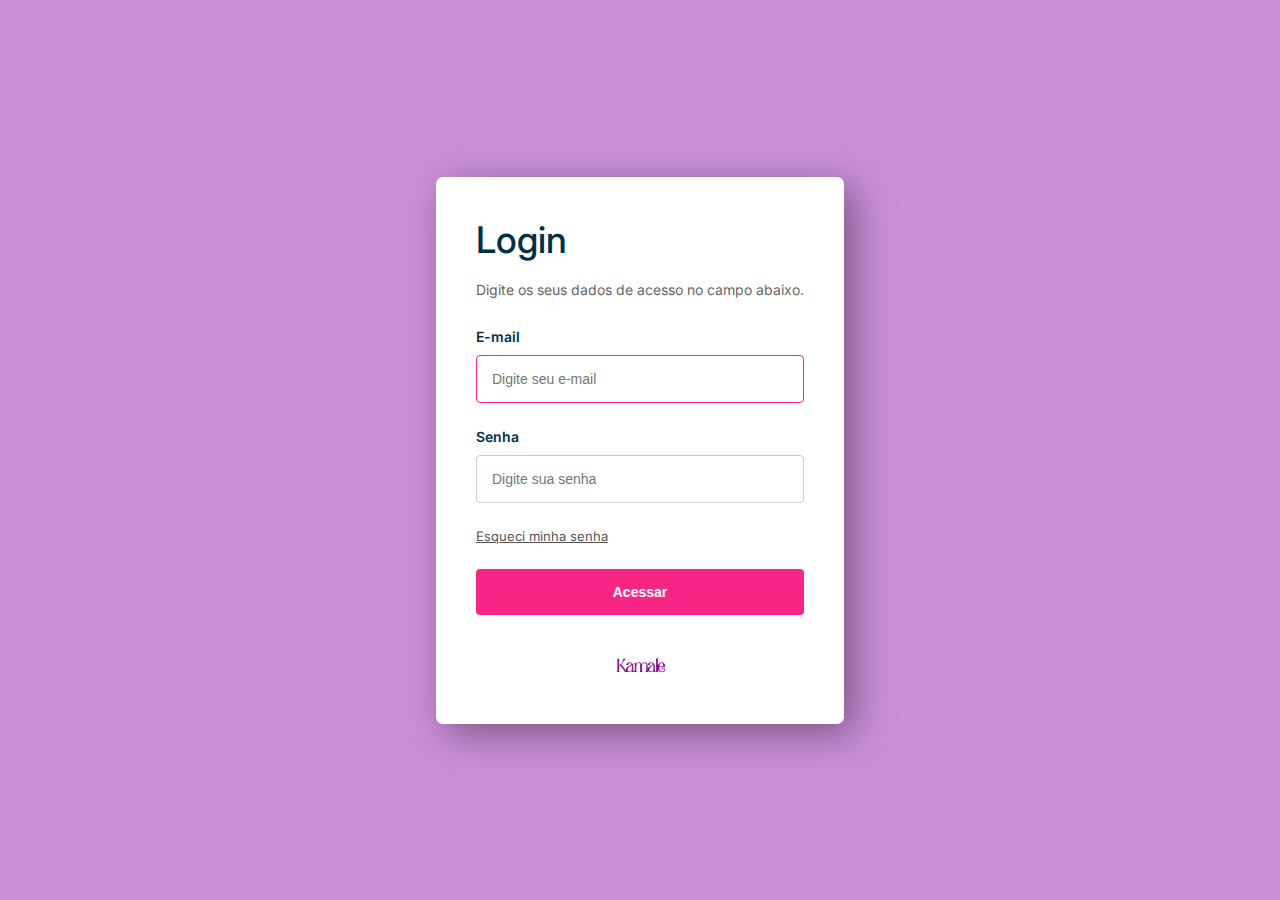
<file: html/site/indexlogin.html>
<!DOCTYPE html>
<html lang="pt-BR">
<head>
    <meta charset="UTF-8">
    <meta http-equiv="X-UA-Compatible" content="IE=edge">
    <meta name="viewport" content="width=device-width, initial-scale=1.0">
    <title>Login</title>
    <link rel="stylesheet" href="wikilogin.css">
</head>
<body>
    <div class="page">
        <form method="POST" class="formLogin">
            <h1>Login</h1>
            <p>Digite os seus dados de acesso no campo abaixo.</p>
            <label for="email">E-mail</label>
            <input type="email" placeholder="Digite seu e-mail" autofocus="true" />
            <label for="password">Senha</label>
            <input type="password" placeholder="Digite sua senha" />
            <a href="/">Esqueci minha senha</a>
            <input type="submit" value="Acessar" class="btn" />
            <div>
                <img src="logotipo roxo.png" class="logo">
            </div>
        </form>
    </div>
</body>
</html>
</file>
<file: html/site/wiki2.css>
body {
    font-family: Arial, sans-serif;
    margin: 0;
    padding: 0;
    background-color: #ffffff;
    overflow-x: hidden ;
}
header {
    color: #ffffff;
    text-align: center;
    padding: 0px ;

}
h1 {
    font-size: 2em;
}
nav {
    background-color: #f8f8f8;
    border-bottom: 1px solid #ffffff;
    padding: 10px 0;
    text-align: right;
}
nav ul {
    list-style-type: none;
    padding: 0;
    text-align: center;
}
nav ul li {
    display: inline;
    margin-right: 20px;
}
main {
    max-width: 1000px;
    margin: 0 auto;
    padding: 20px;
    box-shadow: 0 0 5px rgba(0, 0, 0, 0.0);
    border-radius: 0px;

}
h2 {
    color: #333;
    font-size: 1.5em;
}
p {
    line-height: 1.6;
}
footer {
    background-color: #f8f8f8;
    border-top: 1px solid #000000;
    padding: 10px 0;
    text-align: center;
    
}
/* Estilos para links */
a {
    color: #0073e6;
    text-decoration: none;
}
a:hover {
    text-decoration: underline;
}
/* Estilos para a barra de pesquisa e opções de conta */
.top-bar {
    background-color: #f8f8f8;
    border-bottom: 1px solid #ddd;
    padding: 10px 0;
    display: flex;
    justify-content: space-between;
    align-items: center;
}
.search-bar {
    text-align: center;
}
.search-input {
    padding: 5px;
    border: 2px solid #ddd;
    border-radius: 5px;
    width: 50%;
    font-size: 14px;
}
.search-button {
    background-color: #0073e6;
    color: #fff;
    border: none;
    padding: 5px 10px;
    border-radius: 5px;
    font-size: 14px;
    cursor: pointer;
}
.account-options {
    margin-left: 20px;
}
.account-options a {
    margin-right: 10px;
}
.img_5{
    width: 10px;
    margin-left: 10px;
}
.precoss1{
    text-align: left;
    position: relative;
    left: 0px;
    top: -20px;
    color: rgb(0, 0, 0);
}
.precoss2{
    text-align: left;
    position: relative;
    left: 196px;
    top: -61px;
    color: rgb(0, 0, 0);
}
.precoss3{
    text-align: left;
    position: relative;
    left: 396px;
    top: -104px;
    color: rgb(0, 0, 0);
}
.precoss4{
    text-align: center;
    position: relative;
    left: 130px;
    top: -146px;
    color: rgb(0, 0, 0);
}
.precoss5{
    text-align: center;
    position: relative;
    left: 323px;
    top: -188px;
    color: rgb(0, 0, 0);
}

.tamanhos{
    font-size: smaller;
}







.rodape{
    background-color: rgb(254, 242, 214);
    color: rgb(0, 0, 0);
    height: auto;
    width: 100%;
    font-size: 14px;
    font-family: helvetica;
}
.rodape a{
    text-decoration: none;
    color: rgb(0, 0, 0);
}
.rodape p{
    margin-bottom: 5px;
}
.rodape-div{
    display: flex;
    flex-wrap: wrap;
    width:100%;
    margin: auto;
    align-items: stretch;
    padding: 60px 10px 40px 10px;
}
.rodape-div-1, .rodape-div-2, .rodape-div-3, .rodape-div-4{
    display: flex;
    width: calc(100% / 4 - 20px);
    padding: 10px;
}
.rodape span{
    font-size: 20px;
    color: rgb(0, 0, 0);
}
.rodape-direitos{
    width: calc(100% - 20px);
    background-color: rgb(255, 255, 255);
    padding: 10px;
    margin: 0px;
    text-align: center;
}
/*mobile*/
@media (max-width: 768px) {
    .rodape-div-1, .rodape-div-2, .rodape-div-3, .rodape-div-4{
        width: calc(50% - 20px);
        padding: 10px;
    }
    .rodape-div{
        padding: 60px 0px 40px 0px;
    }
}
</file>
<file: html/site/wiki3.css>
body {
    font-family: Arial, sans-serif;
    margin: 0;
    padding: 0;
    background-color: #ffffff;
    overflow-x: hidden ;
}
header {
    color: #ffffff;
    text-align: center;
    padding: 0px ;

}
h1 {
    font-size: 2em;
}
nav {
    background-color: #f8f8f8;
    border-bottom: 1px solid #ffffff;
    padding: 10px 0;
    text-align: right;
}
nav ul {
    list-style-type: none;
    padding: 0;
    text-align: center;
}
nav ul li {
    display: inline;
    margin-right: 20px;
}
main {
    max-width: 1000px;
    margin: 0 auto;
    padding: 20px;
    box-shadow: 0 0 5px rgba(0, 0, 0, 0.0);
    border-radius: 0px;

}
h2 {
    color: #333;
    font-size: 1.5em;
}
p {
    line-height: 1.6;
}
footer {
    background-color: #f8f8f8;
    border-top: 1px solid #000000;
    padding: 10px 0;
    text-align: center;
    
}
/* Estilos para links */
a {
    color: #0073e6;
    text-decoration: none;
}
a:hover {
    text-decoration: underline;
}
/* Estilos para a barra de pesquisa e opções de conta */
.top-bar {
    background-color: #f8f8f8;
    border-bottom: 1px solid #ddd;
    padding: 10px 0;
    display: flex;
    justify-content: space-between;
    align-items: center;
}
.search-bar {
    text-align: center;
}
.search-input {
    padding: 5px;
    border: 2px solid #ddd;
    border-radius: 5px;
    width: 50%;
    font-size: 14px;
}
.search-button {
    background-color: #0073e6;
    color: #fff;
    border: none;
    padding: 5px 10px;
    border-radius: 5px;
    font-size: 14px;
    cursor: pointer;
}
.account-options {
    margin-left: 20px;
}
.account-options a {
    margin-right: 10px;
}
.img_5{
    width: 10px;
    margin-left: 10px;
}
.precoss1{
    text-align: left;
    position: relative;
    left: 0px;
    top: -20px;
    color: rgb(0, 0, 0);
}
.precoss2{
    text-align: left;
    position: relative;
    left: 196px;
    top: -61px;
    color: rgb(0, 0, 0);
}
.precoss3{
    text-align: left;
    position: relative;
    left: 396px;
    top: -104px;
    color: rgb(0, 0, 0);
}
.precoss4{
    text-align: center;
    position: relative;
    left: 130px;
    top: -146px;
    color: rgb(0, 0, 0);
}
.precoss5{
    text-align: center;
    position: relative;
    left: 323px;
    top: -188px;
    color: rgb(0, 0, 0);
}

.tamanhos{
    font-size: smaller;
    
}



















.rodape{
    background-color: rgb(254, 242, 214);
    color: rgb(0, 0, 0);
    height: auto;
    width: 100%;
    font-size: 14px;
    font-family: helvetica;
}
.rodape a{
    text-decoration: none;
    color: rgb(0, 0, 0);
}
.rodape p{
    margin-bottom: 5px;
}
.rodape-div{
    display: flex;
    flex-wrap: wrap;
    width:100%;
    margin: auto;
    align-items: stretch;
    padding: 60px 10px 40px 10px;
}
.rodape-div-1, .rodape-div-2, .rodape-div-3, .rodape-div-4{
    display: flex;
    width: calc(100% / 4 - 20px);
    padding: 10px;
}
.rodape span{
    font-size: 20px;
    color: rgb(0, 0, 0);
}
.rodape-direitos{
    width: calc(100% - 20px);
    background-color: rgb(255, 255, 255);
    padding: 10px;
    margin: 0px;
    text-align: center;
}
/*mobile*/
@media (max-width: 768px) {
    .rodape-div-1, .rodape-div-2, .rodape-div-3, .rodape-div-4{
        width: calc(50% - 20px);
        padding: 10px;
    }
    .rodape-div{
        padding: 60px 0px 40px 0px;
    }
}
</file>
<file: html/site/wiki4.css>
body {
    font-family: Arial, sans-serif;
    margin: 0;
    padding: 0;
    background-color: #ffffff;
    overflow-x: hidden ;
}
header {
    color: #ffffff;
    text-align: center;
    padding: 0px ;

}
h1 {
    font-size: 2em;
}
nav {
    background-color: #f8f8f8;
    border-bottom: 1px solid #ffffff;
    padding: 10px 0;
    text-align: right;
}
nav ul {
    list-style-type: none;
    padding: 0;
    text-align: center;
}
nav ul li {
    display: inline;
    margin-right: 20px;
}
main {
    max-width: 1000px;
    margin: 0 auto;
    padding: 20px;
    box-shadow: 0 0 5px rgba(0, 0, 0, 0.0);
    border-radius: 0px;

}
h2 {
    color: #333;
    font-size: 1.5em;
}
p {
    line-height: 1.6;
}
footer {
    background-color: #f8f8f8;
    border-top: 1px solid #000000;
    padding: 10px 0;
    text-align: center;
    
}
/* Estilos para links */
a {
    color: #0073e6;
    text-decoration: none;
}
a:hover {
    text-decoration: underline;
}
/* Estilos para a barra de pesquisa e opções de conta */
.top-bar {
    background-color: #f8f8f8;
    border-bottom: 1px solid #ddd;
    padding: 10px 0;
    display: flex;
    justify-content: space-between;
    align-items: center;
}
.search-bar {
    text-align: center;
}
.search-input {
    padding: 5px;
    border: 2px solid #ddd;
    border-radius: 5px;
    width: 50%;
    font-size: 14px;
}
.search-button {
    background-color: #0073e6;
    color: #fff;
    border: none;
    padding: 5px 10px;
    border-radius: 5px;
    font-size: 14px;
    cursor: pointer;
}
.account-options {
    margin-left: 20px;
}
.account-options a {
    margin-right: 10px;
}
.img_5{
    width: 10px;
    margin-left: 10px;
}
.precoss1{
    text-align: left;
    position: relative;
    left: 0px;
    top: -20px;
    color: rgb(0, 0, 0);
}
.precoss2{
    text-align: left;
    position: relative;
    left: 196px;
    top: -61px;
    color: rgb(0, 0, 0);
}
.precoss3{
    text-align: left;
    position: relative;
    left: 396px;
    top: -104px;
    color: rgb(0, 0, 0);
}
.precoss4{
    text-align: center;
    position: relative;
    left: 130px;
    top: -146px;
    color: rgb(0, 0, 0);
}
.precoss5{
    text-align: center;
    position: relative;
    left: 323px;
    top: -188px;
    color: rgb(0, 0, 0);
}

.tamanhos{
    font-size: smaller;
    
}






.rodape{
    background-color: rgb(254, 242, 214);
    color: rgb(0, 0, 0);
    height: auto;
    width: 100%;
    font-size: 14px;
    font-family: helvetica;
}
.rodape a{
    text-decoration: none;
    color: rgb(0, 0, 0);
}
.rodape p{
    margin-bottom: 5px;
}
.rodape-div{
    display: flex;
    flex-wrap: wrap;
    width:100%;
    margin: auto;
    align-items: stretch;
    padding: 60px 10px 40px 10px;
}
.rodape-div-1, .rodape-div-2, .rodape-div-3, .rodape-div-4{
    display: flex;
    width: calc(100% / 4 - 20px);
    padding: 10px;
}
.rodape span{
    font-size: 20px;
    color: rgb(0, 0, 0);
}
.rodape-direitos{
    width: calc(100% - 20px);
    background-color: rgb(255, 255, 255);
    padding: 10px;
    margin: 0px;
    text-align: center;
}
/*mobile*/
@media (max-width: 768px) {
    .rodape-div-1, .rodape-div-2, .rodape-div-3, .rodape-div-4{
        width: calc(50% - 20px);
        padding: 10px;
    }
    .rodape-div{
        padding: 60px 0px 40px 0px;
    }
}
</file>
<file: html/site/wiki5.css>
body {
    font-family: Arial, sans-serif;
    margin: 0;
    padding: 0;
    background-color: #ffffff;
    overflow-x: hidden ;
}
header {
    color: #ffffff;
    text-align: center;
    padding: 0px ;

}
h1 {
    font-size: 2em;
}
nav {
    background-color: #f8f8f8;
    border-bottom: 1px solid #ffffff;
    padding: 10px 0;
    text-align: right;
}
nav ul {
    list-style-type: none;
    padding: 0;
    text-align: center;
}
nav ul li {
    display: inline;
    margin-right: 20px;
}
main {
    max-width: 1000px;
    margin: 0 auto;
    padding: 20px;
    box-shadow: 0 0 5px rgba(0, 0, 0, 0.0);
    border-radius: 0px;

}
h2 {
    color: #333;
    font-size: 1.5em;
}
p {
    line-height: 1.6;
}
footer {
    background-color: #f8f8f8;
    border-top: 1px solid #000000;
    padding: 10px 0;
    text-align: center;
    
}
/* Estilos para links */
a {
    color: #0073e6;
    text-decoration: none;
}
a:hover {
    text-decoration: underline;
}
/* Estilos para a barra de pesquisa e opções de conta */
.top-bar {
    background-color: #f8f8f8;
    border-bottom: 1px solid #ddd;
    padding: 10px 0;
    display: flex;
    justify-content: space-between;
    align-items: center;
}
.search-bar {
    text-align: center;
}
.search-input {
    padding: 5px;
    border: 2px solid #ddd;
    border-radius: 5px;
    width: 50%;
    font-size: 14px;
}
.search-button {
    background-color: #0073e6;
    color: #fff;
    border: none;
    padding: 5px 10px;
    border-radius: 5px;
    font-size: 14px;
    cursor: pointer;
}
.account-options {
    margin-left: 20px;
}
.account-options a {
    margin-right: 10px;
}
.img_5{
    width: 10px;
    margin-left: 10px;
}
.precoss1{
    text-align: left;
    position: relative;
    left: 0px;
    top: -20px;
    color: rgb(0, 0, 0);
}
.precoss2{
    text-align: left;
    position: relative;
    left: 196px;
    top: -61px;
    color: rgb(0, 0, 0);
}
.precoss3{
    text-align: left;
    position: relative;
    left: 396px;
    top: -104px;
    color: rgb(0, 0, 0);
}
.precoss4{
    text-align: center;
    position: relative;
    left: 130px;
    top: -146px;
    color: rgb(0, 0, 0);
}
.precoss5{
    text-align: center;
    position: relative;
    left: 323px;
    top: -188px;
    color: rgb(0, 0, 0);
}

.tamanhos{
    font-size: smaller;
    
}



















.rodape{
    background-color: rgb(254, 242, 214);
    color: rgb(0, 0, 0);
    height: auto;
    width: 100%;
    font-size: 14px;
    font-family: helvetica;
}
.rodape a{
    text-decoration: none;
    color: rgb(0, 0, 0);
}
.rodape p{
    margin-bottom: 5px;
}
.rodape-div{
    display: flex;
    flex-wrap: wrap;
    width:100%;
    margin: auto;
    align-items: stretch;
    padding: 60px 10px 40px 10px;
}
.rodape-div-1, .rodape-div-2, .rodape-div-3, .rodape-div-4{
    display: flex;
    width: calc(100% / 4 - 20px);
    padding: 10px;
}
.rodape span{
    font-size: 20px;
    color: rgb(0, 0, 0);
}
.rodape-direitos{
    width: calc(100% - 20px);
    background-color: rgb(255, 255, 255);
    padding: 10px;
    margin: 0px;
    text-align: center;
}
/*mobile*/
@media (max-width: 768px) {
    .rodape-div-1, .rodape-div-2, .rodape-div-3, .rodape-div-4{
        width: calc(50% - 20px);
        padding: 10px;
    }
    .rodape-div{
        padding: 60px 0px 40px 0px;
    }
}
</file>
<file: html/site/wiki6.css>
body {
    font-family: Arial, sans-serif;
    margin: 0;
    padding: 0;
    background-color: #ffffff;
    overflow-x: hidden ;
}
header {
    color: #ffffff;
    text-align: center;
    padding: 0px ;

}
h1 {
    font-size: 2em;
}
nav {
    background-color: #f8f8f8;
    border-bottom: 1px solid #ffffff;
    padding: 10px 0;
    text-align: right;
}
nav ul {
    list-style-type: none;
    padding: 0;
    text-align: center;
}
nav ul li {
    display: inline;
    margin-right: 20px;
}
main {
    max-width: 1000px;
    margin: 0 auto;
    padding: 20px;
    box-shadow: 0 0 5px rgba(0, 0, 0, 0.0);
    border-radius: 0px;

}
h2 {
    color: #333;
    font-size: 1.5em;
}
p {
    line-height: 1.6;
}
footer {
    background-color: #f8f8f8;
    border-top: 1px solid #000000;
    padding: 10px 0;
    text-align: center;
    
}
/* Estilos para links */
a {
    color: #0073e6;
    text-decoration: none;
}
a:hover {
    text-decoration: underline;
}
/* Estilos para a barra de pesquisa e opções de conta */
.top-bar {
    background-color: #f8f8f8;
    border-bottom: 1px solid #ddd;
    padding: 10px 0;
    display: flex;
    justify-content: space-between;
    align-items: center;
}
.search-bar {
    text-align: center;
}
.search-input {
    padding: 5px;
    border: 2px solid #ddd;
    border-radius: 5px;
    width: 50%;
    font-size: 14px;
}
.search-button {
    background-color: #0073e6;
    color: #fff;
    border: none;
    padding: 5px 10px;
    border-radius: 5px;
    font-size: 14px;
    cursor: pointer;
}
.account-options {
    margin-left: 20px;
}
.account-options a {
    margin-right: 10px;
}
.img_5{
    width: 10px;
    margin-left: 10px;
}
.precoss1{
    text-align: left;
    position: relative;
    left: 0px;
    top: -20px;
    color: rgb(0, 0, 0);
}
.precoss2{
    text-align: left;
    position: relative;
    left: 196px;
    top: -61px;
    color: rgb(0, 0, 0);
}
.precoss3{
    text-align: left;
    position: relative;
    left: 396px;
    top: -104px;
    color: rgb(0, 0, 0);
}
.precoss4{
    text-align: center;
    position: relative;
    left: 130px;
    top: -146px;
    color: rgb(0, 0, 0);
}
.precoss5{
    text-align: center;
    position: relative;
    left: 323px;
    top: -188px;
    color: rgb(0, 0, 0);
}

.tamanhos{
    font-size: smaller;
    
}



















.rodape{
    background-color: rgb(254, 242, 214);
    color: rgb(0, 0, 0);
    height: auto;
    width: 100%;
    font-size: 14px;
    font-family: helvetica;
}
.rodape a{
    text-decoration: none;
    color: rgb(0, 0, 0);
}
.rodape p{
    margin-bottom: 5px;
}
.rodape-div{
    display: flex;
    flex-wrap: wrap;
    width:100%;
    margin: auto;
    align-items: stretch;
    padding: 60px 10px 40px 10px;
}
.rodape-div-1, .rodape-div-2, .rodape-div-3, .rodape-div-4{
    display: flex;
    width: calc(100% / 4 - 20px);
    padding: 10px;
}
.rodape span{
    font-size: 20px;
    color: rgb(0, 0, 0);
}
.rodape-direitos{
    width: calc(100% - 20px);
    background-color: rgb(255, 255, 255);
    padding: 10px;
    margin: 0px;
    text-align: center;
}
/*mobile*/
@media (max-width: 768px) {
    .rodape-div-1, .rodape-div-2, .rodape-div-3, .rodape-div-4{
        width: calc(50% - 20px);
        padding: 10px;
    }
    .rodape-div{
        padding: 60px 0px 40px 0px;
    }
}
</file>
<file: html/site/wiki7.css>
body {
    font-family: Arial, sans-serif;
    margin: 0;
    padding: 0;
    background-color: #ffffff;
    overflow-x: hidden ;
}
header {
    color: #ffffff;
    text-align: center;
    padding: 0px ;

}
h1 {
    font-size: 2em;
}
nav {
    background-color: #f8f8f8;
    border-bottom: 1px solid #ffffff;
    padding: 10px 0;
    text-align: right;
}
nav ul {
    list-style-type: none;
    padding: 0;
    text-align: center;
}
nav ul li {
    display: inline;
    margin-right: 20px;
}
main {
    max-width: 1000px;
    margin: 0 auto;
    padding: 20px;
    box-shadow: 0 0 5px rgba(0, 0, 0, 0.0);
    border-radius: 0px;

}
h2 {
    color: #333;
    font-size: 1.5em;
}
p {
    line-height: 1.6;
}
footer {
    background-color: #f8f8f8;
    border-top: 1px solid #000000;
    padding: 10px 0;
    text-align: center;
    
}
/* Estilos para links */
a {
    color: #0073e6;
    text-decoration: none;
}
a:hover {
    text-decoration: underline;
}
/* Estilos para a barra de pesquisa e opções de conta */
.top-bar {
    background-color: #f8f8f8;
    border-bottom: 1px solid #ddd;
    padding: 10px 0;
    display: flex;
    justify-content: space-between;
    align-items: center;
}
.search-bar {
    text-align: center;
}
.search-input {
    padding: 5px;
    border: 2px solid #ddd;
    border-radius: 5px;
    width: 50%;
    font-size: 14px;
}
.search-button {
    background-color: #0073e6;
    color: #fff;
    border: none;
    padding: 5px 10px;
    border-radius: 5px;
    font-size: 14px;
    cursor: pointer;
}
.account-options {
    margin-left: 20px;
}
.account-options a {
    margin-right: 10px;
}
.img_5{
    width: 10px;
    margin-left: 10px;
}
.precoss1{
    text-align: left;
    position: relative;
    left: 0px;
    top: -20px;
    color: rgb(0, 0, 0);
}
.precoss2{
    text-align: left;
    position: relative;
    left: 196px;
    top: -61px;
    color: rgb(0, 0, 0);
}
.precoss3{
    text-align: left;
    position: relative;
    left: 396px;
    top: -104px;
    color: rgb(0, 0, 0);
}
.precoss4{
    text-align: center;
    position: relative;
    left: 130px;
    top: -146px;
    color: rgb(0, 0, 0);
}
.precoss5{
    text-align: center;
    position: relative;
    left: 323px;
    top: -188px;
    color: rgb(0, 0, 0);
}

.tamanhos{
    font-size: smaller;
    
}



















.rodape{
    background-color: rgb(254, 242, 214);
    color: rgb(0, 0, 0);
    height: auto;
    width: 100%;
    font-size: 14px;
    font-family: helvetica;
}
.rodape a{
    text-decoration: none;
    color: rgb(0, 0, 0);
}
.rodape p{
    margin-bottom: 5px;
}
.rodape-div{
    display: flex;
    flex-wrap: wrap;
    width:100%;
    margin: auto;
    align-items: stretch;
    padding: 60px 10px 40px 10px;
}
.rodape-div-1, .rodape-div-2, .rodape-div-3, .rodape-div-4{
    display: flex;
    width: calc(100% / 4 - 20px);
    padding: 10px;
}
.rodape span{
    font-size: 20px;
    color: rgb(0, 0, 0);
}
.rodape-direitos{
    width: calc(100% - 20px);
    background-color: rgb(255, 255, 255);
    padding: 10px;
    margin: 0px;
    text-align: center;
}
/*mobile*/
@media (max-width: 768px) {
    .rodape-div-1, .rodape-div-2, .rodape-div-3, .rodape-div-4{
        width: calc(50% - 20px);
        padding: 10px;
    }
    .rodape-div{
        padding: 60px 0px 40px 0px;
    }
}
</file>
<file: html/site/wikilogin.css>
@import url('https://fonts.googleapis.com/css2?family=Inter:wght@100;200;300;400;500;600;700;800;900&display=swap');

body {
    font-family: 'Inter', sans-serif;
    margin: 0;
    padding: 0;
    color: #023047
}

.page {
    display: flex;
    flex-direction: column;
    align-items: center;
    align-content: center;
    justify-content: center;
    width: 100%;
    height: 100vh;
    background-color: #cb8fda;
}

.formLogin {
    display: flex;
    flex-direction: column;
    background-color: #fff;
    border-radius: 7px;
    padding: 40px;
    box-shadow: 10px 10px 40px rgba(0, 0, 0, 0.4);
    gap: 5px
}

.areaLogin img {
    width: 420px;
}

.formLogin h1 {
    padding: 0;
    margin: 0;
    font-weight: 500;
    font-size: 2.3em;
}

.formLogin p {
    display: inline-block;
    font-size: 14px;
    color: #666;
    margin-bottom: 25px;
}

.formLogin input {
    padding: 15px;
    font-size: 14px;
    border: 1px solid #ccc;
    margin-bottom: 20px;
    margin-top: 5px;
    border-radius: 4px;
    transition: all linear 160ms;
    outline: none;
}


.formLogin input:focus {
    border: 1px solid #f72585;
}

.formLogin label {
    font-size: 14px;
    font-weight: 600;
}

.formLogin a {
    display: inline-block;
    margin-bottom: 20px;
    font-size: 13px;
    color: #555;
    transition: all linear 160ms;
}

.formLogin a:hover {
    color: #f72585;
}

.btn {
    background-color: #f72585;
    color: #fff;
    font-size: 14px;
    font-weight: 600;
    border: none !important;
    transition: all linear 160ms;
    cursor: pointer;
    margin: 0 !important;

}

.btn:hover {
    transform: scale(1.05);
    background-color: #ff0676;

}

.logo{
    width: 60px;
    position: relative;
    top: 15px;
    left: 135px;
}
</file>
